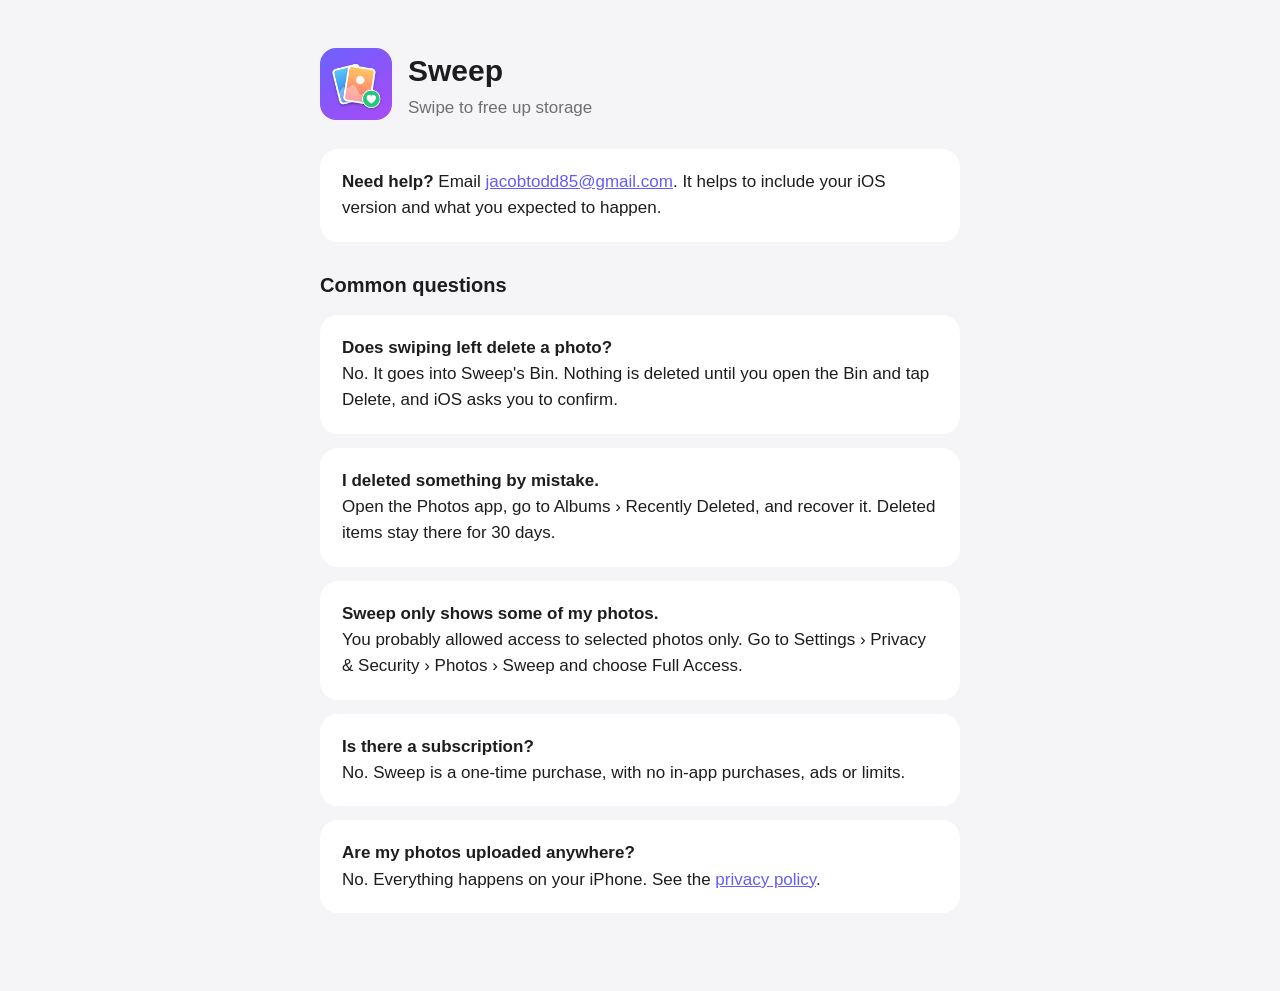
<file: index.html>
<!doctype html>
<html lang="en"><head><meta charset="utf-8"><meta name="viewport" content="width=device-width, initial-scale=1">
<title>Sweep Support</title><link rel="stylesheet" href="style.css"></head>
<body><main>
<header><img src="icon.png" alt=""><div><h1>Sweep</h1><div class="muted">Swipe to free up storage</div></div></header>
<div class="card"><strong>Need help?</strong> Email <a href="mailto:jacobtodd85@gmail.com?subject=Sweep%20support">jacobtodd85@gmail.com</a>. It helps to include your iOS version and what you expected to happen.</div>
<h2>Common questions</h2>
<div class="card"><strong>Does swiping left delete a photo?</strong><br>No. It goes into Sweep's Bin. Nothing is deleted until you open the Bin and tap Delete, and iOS asks you to confirm.</div>
<div class="card"><strong>I deleted something by mistake.</strong><br>Open the Photos app, go to Albums › Recently Deleted, and recover it. Deleted items stay there for 30 days.</div>
<div class="card"><strong>Sweep only shows some of my photos.</strong><br>You probably allowed access to selected photos only. Go to Settings › Privacy &amp; Security › Photos › Sweep and choose Full Access.</div>
<div class="card"><strong>Is there a subscription?</strong><br>No. Sweep is a one-time purchase, with no in-app purchases, ads or limits.</div>
<div class="card"><strong>Are my photos uploaded anywhere?</strong><br>No. Everything happens on your iPhone. See the <a href="privacy.html">privacy policy</a>.</div>
</main></body></html>
</file>
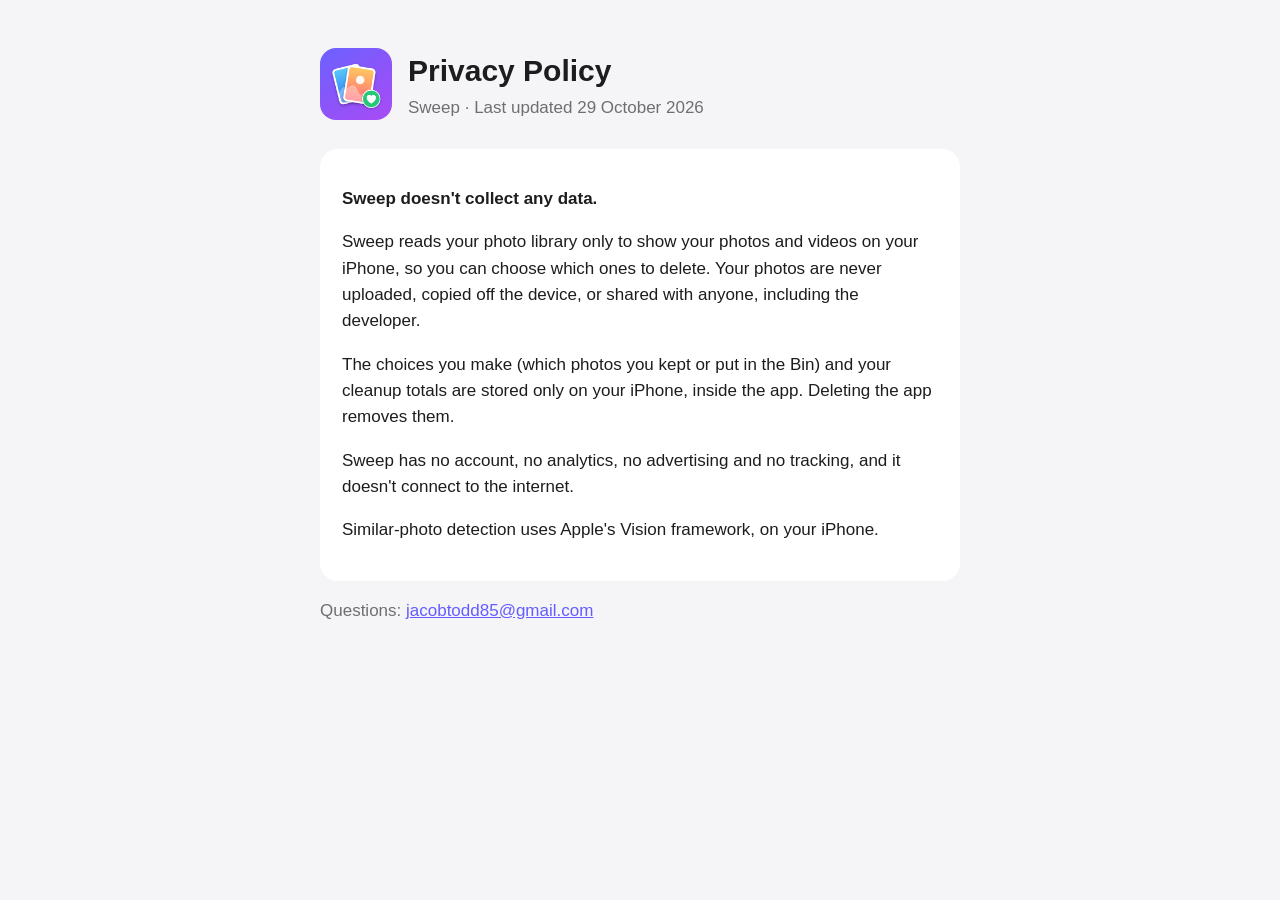
<file: privacy.html>
<!doctype html>
<html lang="en"><head><meta charset="utf-8"><meta name="viewport" content="width=device-width, initial-scale=1">
<title>Sweep Privacy</title><link rel="stylesheet" href="style.css"></head>
<body><main>
<header><img src="icon.png" alt=""><div><h1>Privacy Policy</h1><div class="muted">Sweep · Last updated 29 October 2026</div></div></header>
<div class="card">
<p><strong>Sweep doesn't collect any data.</strong></p>
<p>Sweep reads your photo library only to show your photos and videos on your iPhone, so you can choose which ones to delete. Your photos are never uploaded, copied off the device, or shared with anyone, including the developer.</p>
<p>The choices you make (which photos you kept or put in the Bin) and your cleanup totals are stored only on your iPhone, inside the app. Deleting the app removes them.</p>
<p>Sweep has no account, no analytics, no advertising and no tracking, and it doesn't connect to the internet.</p>
<p>Similar-photo detection uses Apple's Vision framework, on your iPhone.</p>
</div>
<p class="muted">Questions: <a href="mailto:jacobtodd85@gmail.com">jacobtodd85@gmail.com</a></p>
</main></body></html>
</file>
<file: style.css>
:root { --bg: #f5f5f7; --fg: #1d1d1f; --muted: #6e6e73; --card: #fff; --accent: #645cff; }
@media (prefers-color-scheme: dark) { :root { --bg: #000; --fg: #f5f5f7; --muted: #a1a1a6; --card: #1c1c1e; --accent: #8d88ff; } }
* { box-sizing: border-box; }
body { margin: 0; font: 17px/1.55 -apple-system, BlinkMacSystemFont, "Helvetica Neue", sans-serif; background: var(--bg); color: var(--fg); }
main { max-width: 680px; margin: 0 auto; padding: 48px 20px 64px; }
header { display: flex; align-items: center; gap: 16px; margin-bottom: 28px; }
header img { width: 72px; height: 72px; border-radius: 16px; }
h1 { font-size: 30px; margin: 0; } h2 { font-size: 20px; margin: 28px 0 8px; }
.card { background: var(--card); border-radius: 18px; padding: 20px 22px; margin: 14px 0; }
p, li { color: var(--fg); } .muted { color: var(--muted); } a { color: var(--accent); }
</file>
